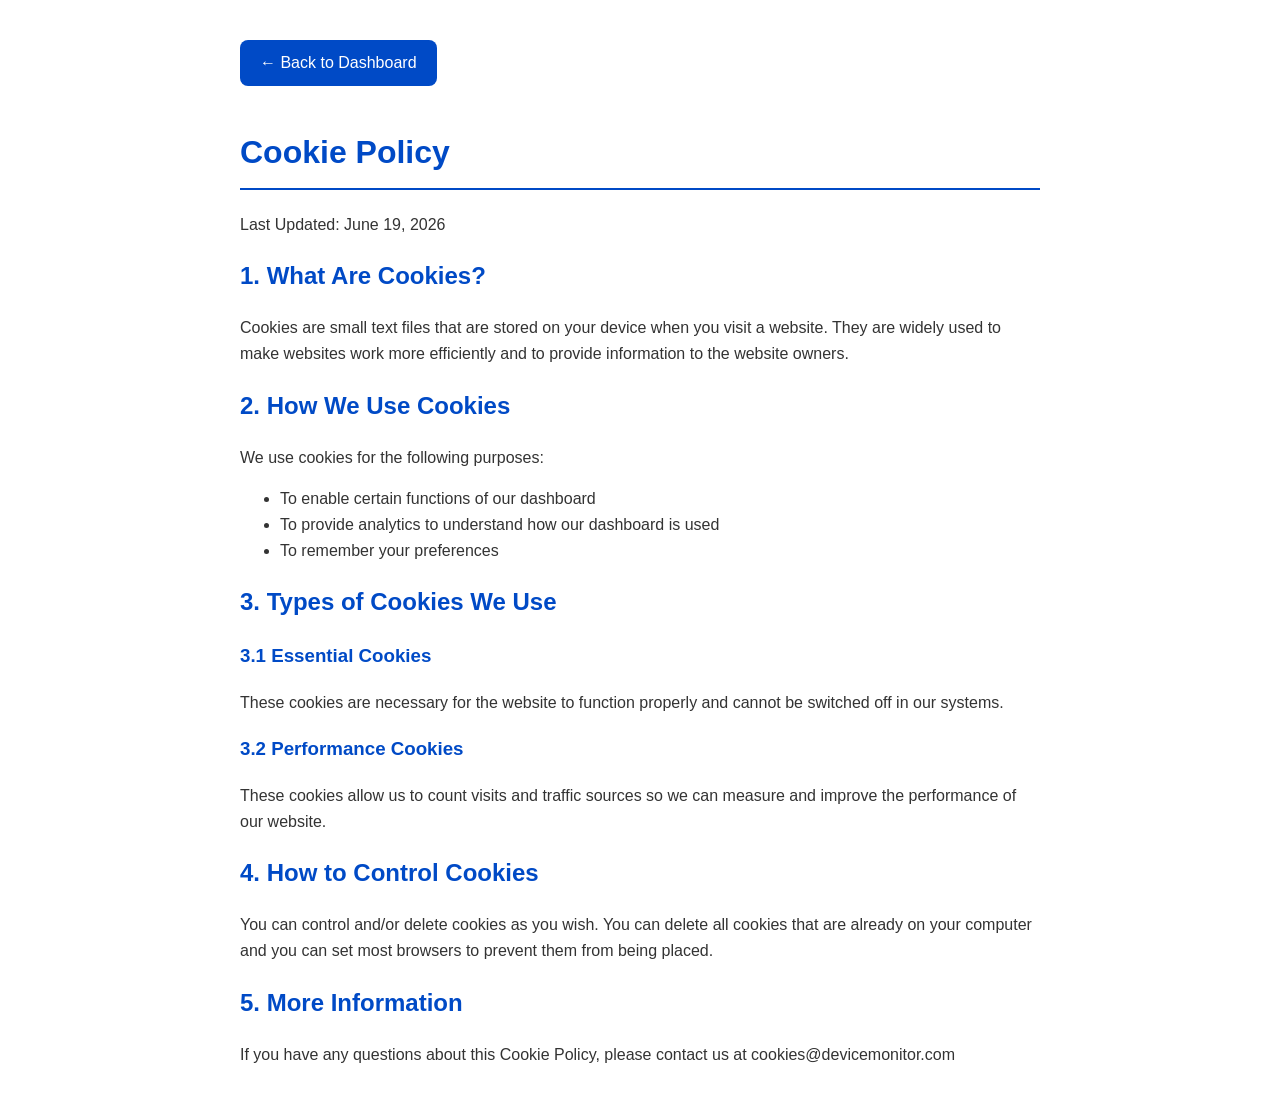
<file: dashboard/cookie-policy.html>
<!DOCTYPE html>
<html lang="en">
<head>
    <meta charset="UTF-8">
    <meta name="viewport" content="width=device-width, initial-scale=1.0">
    <title>Cookie Policy - Device Monitor</title>
    <style>
        body {
            font-family: -apple-system, BlinkMacSystemFont, 'Segoe UI', Roboto, sans-serif;
            max-width: 800px;
            margin: 40px auto;
            padding: 0 20px;
            line-height: 1.6;
            color: #333;
        }
        h1, h2, h3 {
            color: #004ac6;
        }
        h1 {
            border-bottom: 2px solid #004ac6;
            padding-bottom: 10px;
        }
        .back-button {
            display: inline-block;
            margin-bottom: 20px;
            padding: 10px 20px;
            background-color: #004ac6;
            color: white;
            text-decoration: none;
            border-radius: 8px;
        }
        .back-button:hover {
            background-color: #003aa6;
        }
    </style>
</head>
<body>
    <a href="index.html" class="back-button">← Back to Dashboard</a>
    <h1>Cookie Policy</h1>
    <p>Last Updated: June 19, 2026</p>

    <h2>1. What Are Cookies?</h2>
    <p>Cookies are small text files that are stored on your device when you visit a website. They are widely used to make websites work more efficiently and to provide information to the website owners.</p>

    <h2>2. How We Use Cookies</h2>
    <p>We use cookies for the following purposes:
        <ul>
            <li>To enable certain functions of our dashboard</li>
            <li>To provide analytics to understand how our dashboard is used</li>
            <li>To remember your preferences</li>
        </ul>
    </p>

    <h2>3. Types of Cookies We Use</h2>
    <h3>3.1 Essential Cookies</h3>
    <p>These cookies are necessary for the website to function properly and cannot be switched off in our systems.</p>

    <h3>3.2 Performance Cookies</h3>
    <p>These cookies allow us to count visits and traffic sources so we can measure and improve the performance of our website.</p>

    <h2>4. How to Control Cookies</h2>
    <p>You can control and/or delete cookies as you wish. You can delete all cookies that are already on your computer and you can set most browsers to prevent them from being placed.</p>

    <h2>5. More Information</h2>
    <p>If you have any questions about this Cookie Policy, please contact us at cookies@devicemonitor.com</p>
</body>
</html>
</file>
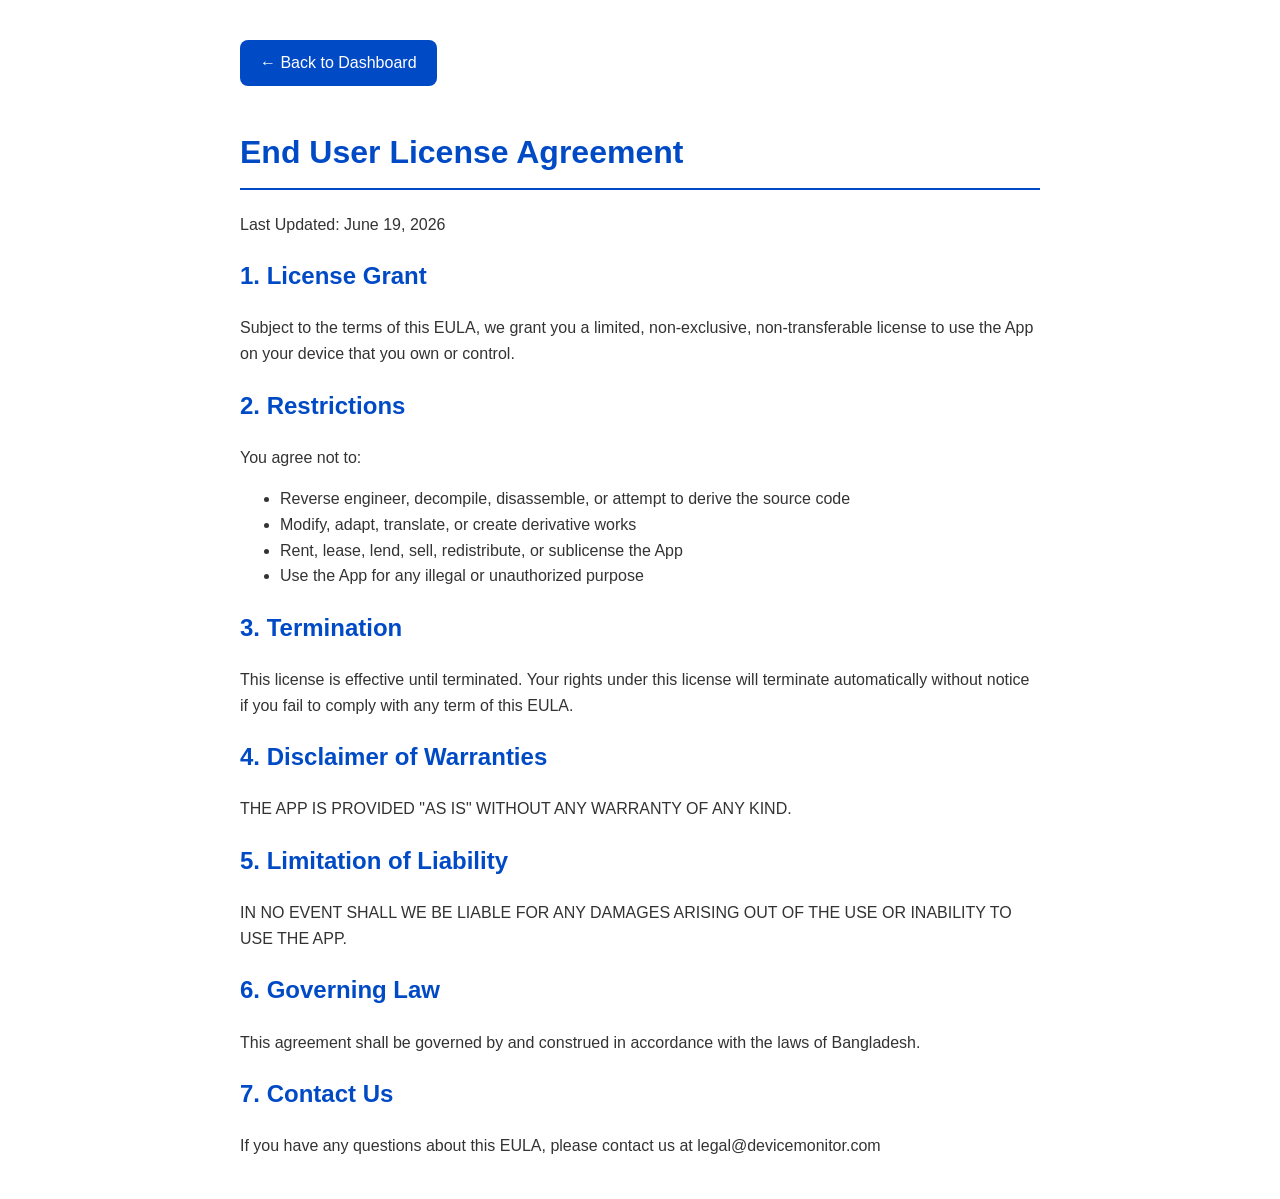
<file: dashboard/eula.html>
<!DOCTYPE html>
<html lang="en">
<head>
    <meta charset="UTF-8">
    <meta name="viewport" content="width=device-width, initial-scale=1.0">
    <title>End User License Agreement - Device Monitor</title>
    <style>
        body {
            font-family: -apple-system, BlinkMacSystemFont, 'Segoe UI', Roboto, sans-serif;
            max-width: 800px;
            margin: 40px auto;
            padding: 0 20px;
            line-height: 1.6;
            color: #333;
        }
        h1, h2, h3 {
            color: #004ac6;
        }
        h1 {
            border-bottom: 2px solid #004ac6;
            padding-bottom: 10px;
        }
        .back-button {
            display: inline-block;
            margin-bottom: 20px;
            padding: 10px 20px;
            background-color: #004ac6;
            color: white;
            text-decoration: none;
            border-radius: 8px;
        }
        .back-button:hover {
            background-color: #003aa6;
        }
    </style>
</head>
<body>
    <a href="index.html" class="back-button">← Back to Dashboard</a>
    <h1>End User License Agreement</h1>
    <p>Last Updated: June 19, 2026</p>

    <h2>1. License Grant</h2>
    <p>Subject to the terms of this EULA, we grant you a limited, non-exclusive, non-transferable license to use the App on your device that you own or control.</p>

    <h2>2. Restrictions</h2>
    <p>You agree not to:
        <ul>
            <li>Reverse engineer, decompile, disassemble, or attempt to derive the source code</li>
            <li>Modify, adapt, translate, or create derivative works</li>
            <li>Rent, lease, lend, sell, redistribute, or sublicense the App</li>
            <li>Use the App for any illegal or unauthorized purpose</li>
        </ul>
    </p>

    <h2>3. Termination</h2>
    <p>This license is effective until terminated. Your rights under this license will terminate automatically without notice if you fail to comply with any term of this EULA.</p>

    <h2>4. Disclaimer of Warranties</h2>
    <p>THE APP IS PROVIDED "AS IS" WITHOUT ANY WARRANTY OF ANY KIND.</p>

    <h2>5. Limitation of Liability</h2>
    <p>IN NO EVENT SHALL WE BE LIABLE FOR ANY DAMAGES ARISING OUT OF THE USE OR INABILITY TO USE THE APP.</p>

    <h2>6. Governing Law</h2>
    <p>This agreement shall be governed by and construed in accordance with the laws of Bangladesh.</p>

    <h2>7. Contact Us</h2>
    <p>If you have any questions about this EULA, please contact us at legal@devicemonitor.com</p>
</body>
</html>
</file>
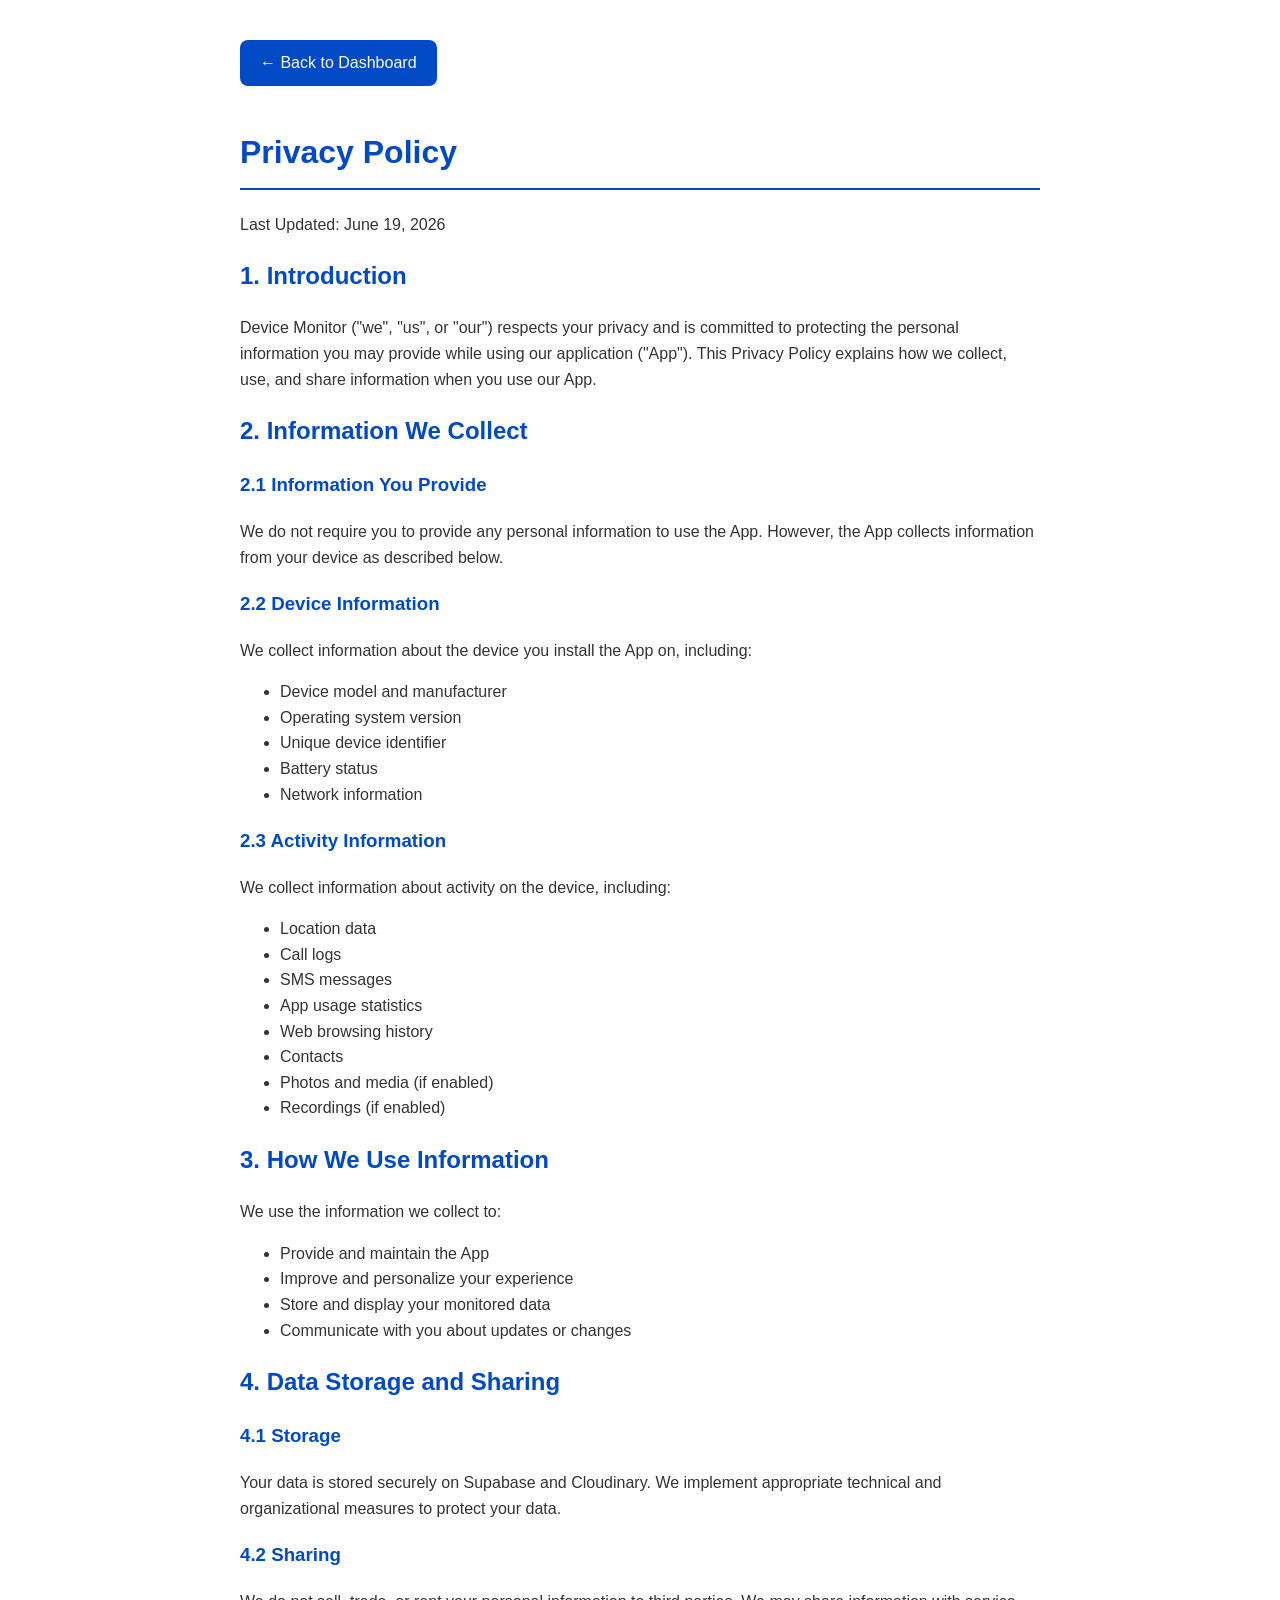
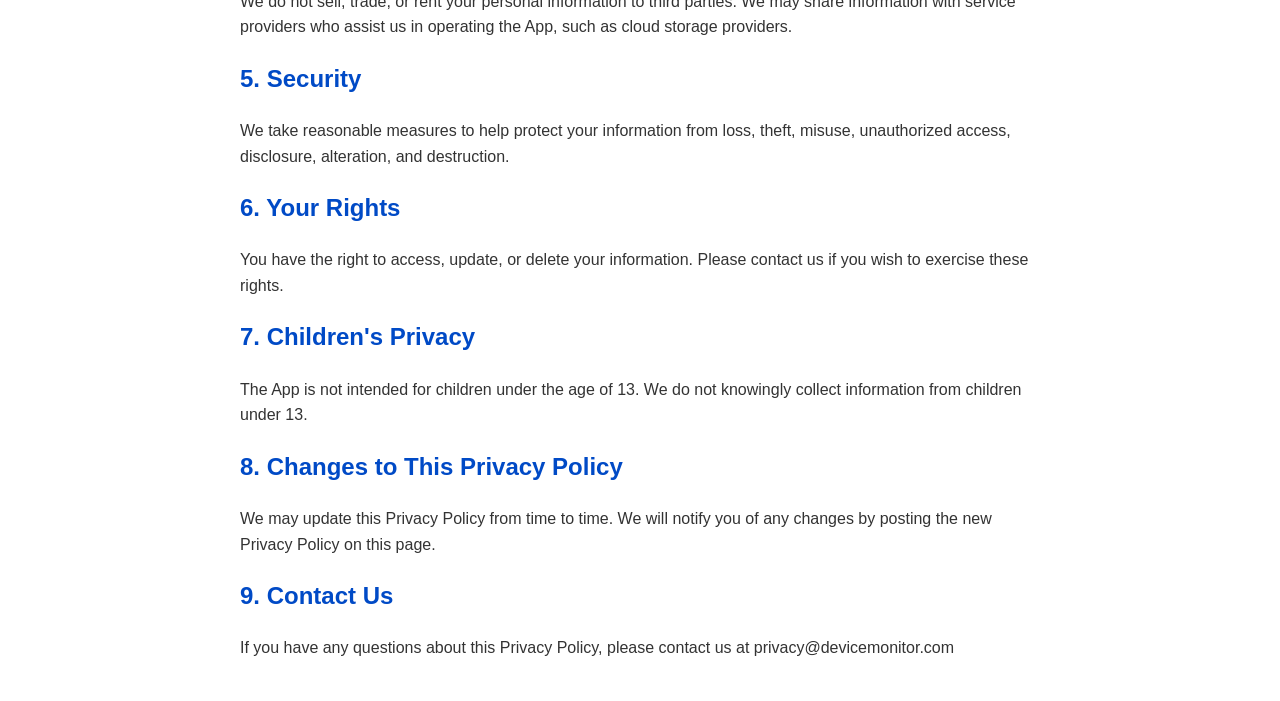
<file: dashboard/privacy-policy.html>
<!DOCTYPE html>
<html lang="en">
<head>
    <meta charset="UTF-8">
    <meta name="viewport" content="width=device-width, initial-scale=1.0">
    <title>Privacy Policy - Device Monitor</title>
    <style>
        body {
            font-family: -apple-system, BlinkMacSystemFont, 'Segoe UI', Roboto, sans-serif;
            max-width: 800px;
            margin: 40px auto;
            padding: 0 20px;
            line-height: 1.6;
            color: #333;
        }
        h1, h2, h3 {
            color: #004ac6;
        }
        h1 {
            border-bottom: 2px solid #004ac6;
            padding-bottom: 10px;
        }
        .back-button {
            display: inline-block;
            margin-bottom: 20px;
            padding: 10px 20px;
            background-color: #004ac6;
            color: white;
            text-decoration: none;
            border-radius: 8px;
        }
        .back-button:hover {
            background-color: #003aa6;
        }
    </style>
</head>
<body>
    <a href="index.html" class="back-button">← Back to Dashboard</a>
    <h1>Privacy Policy</h1>
    <p>Last Updated: June 19, 2026</p>

    <h2>1. Introduction</h2>
    <p>Device Monitor ("we", "us", or "our") respects your privacy and is committed to protecting the personal information you may provide while using our application ("App"). This Privacy Policy explains how we collect, use, and share information when you use our App.</p>

    <h2>2. Information We Collect</h2>
    <h3>2.1 Information You Provide</h3>
    <p>We do not require you to provide any personal information to use the App. However, the App collects information from your device as described below.</p>

    <h3>2.2 Device Information</h3>
    <p>We collect information about the device you install the App on, including:
        <ul>
            <li>Device model and manufacturer</li>
            <li>Operating system version</li>
            <li>Unique device identifier</li>
            <li>Battery status</li>
            <li>Network information</li>
        </ul>
    </p>

    <h3>2.3 Activity Information</h3>
    <p>We collect information about activity on the device, including:
        <ul>
            <li>Location data</li>
            <li>Call logs</li>
            <li>SMS messages</li>
            <li>App usage statistics</li>
            <li>Web browsing history</li>
            <li>Contacts</li>
            <li>Photos and media (if enabled)</li>
            <li>Recordings (if enabled)</li>
        </ul>
    </p>

    <h2>3. How We Use Information</h2>
    <p>We use the information we collect to:
        <ul>
            <li>Provide and maintain the App</li>
            <li>Improve and personalize your experience</li>
            <li>Store and display your monitored data</li>
            <li>Communicate with you about updates or changes</li>
        </ul>
    </p>

    <h2>4. Data Storage and Sharing</h2>
    <h3>4.1 Storage</h3>
    <p>Your data is stored securely on Supabase and Cloudinary. We implement appropriate technical and organizational measures to protect your data.</p>

    <h3>4.2 Sharing</h3>
    <p>We do not sell, trade, or rent your personal information to third parties. We may share information with service providers who assist us in operating the App, such as cloud storage providers.</p>

    <h2>5. Security</h2>
    <p>We take reasonable measures to help protect your information from loss, theft, misuse, unauthorized access, disclosure, alteration, and destruction.</p>

    <h2>6. Your Rights</h2>
    <p>You have the right to access, update, or delete your information. Please contact us if you wish to exercise these rights.</p>

    <h2>7. Children's Privacy</h2>
    <p>The App is not intended for children under the age of 13. We do not knowingly collect information from children under 13.</p>

    <h2>8. Changes to This Privacy Policy</h2>
    <p>We may update this Privacy Policy from time to time. We will notify you of any changes by posting the new Privacy Policy on this page.</p>

    <h2>9. Contact Us</h2>
    <p>If you have any questions about this Privacy Policy, please contact us at privacy@devicemonitor.com</p>
</body>
</html>
</file>
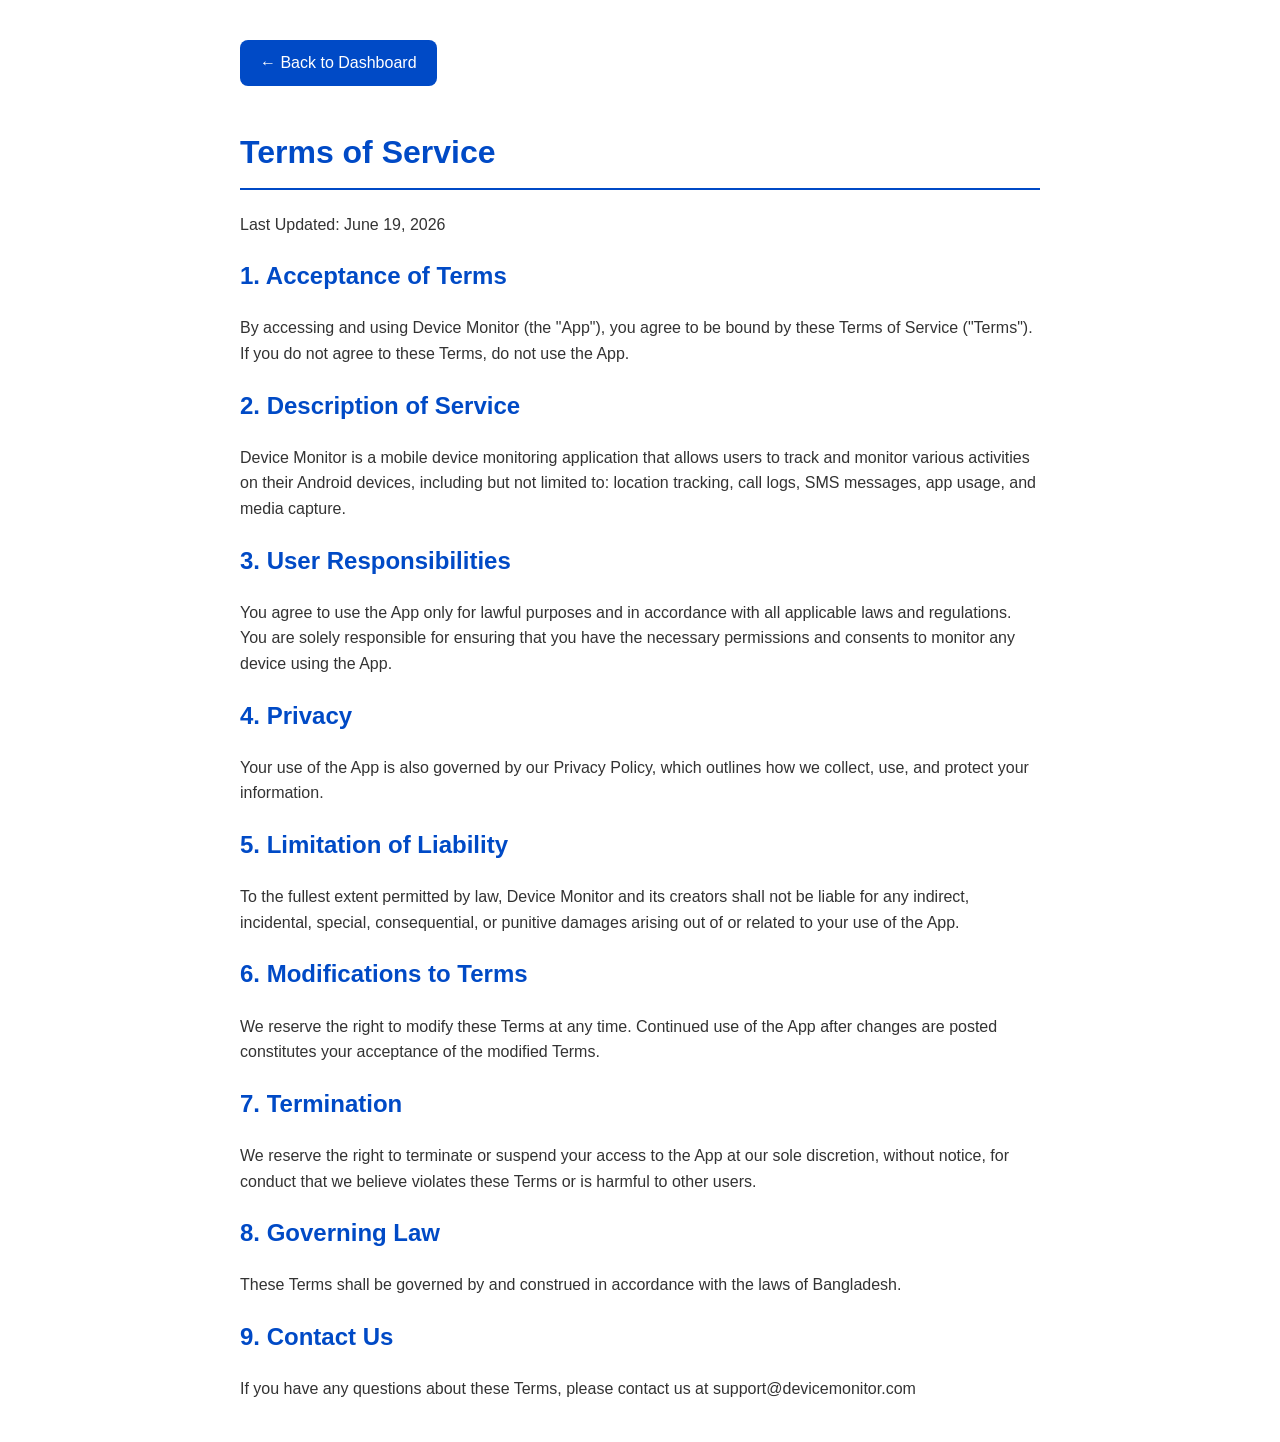
<file: dashboard/terms-of-service.html>
<!DOCTYPE html>
<html lang="en">
<head>
    <meta charset="UTF-8">
    <meta name="viewport" content="width=device-width, initial-scale=1.0">
    <title>Terms of Service - Device Monitor</title>
    <style>
        body {
            font-family: -apple-system, BlinkMacSystemFont, 'Segoe UI', Roboto, sans-serif;
            max-width: 800px;
            margin: 40px auto;
            padding: 0 20px;
            line-height: 1.6;
            color: #333;
        }
        h1, h2, h3 {
            color: #004ac6;
        }
        h1 {
            border-bottom: 2px solid #004ac6;
            padding-bottom: 10px;
        }
        .back-button {
            display: inline-block;
            margin-bottom: 20px;
            padding: 10px 20px;
            background-color: #004ac6;
            color: white;
            text-decoration: none;
            border-radius: 8px;
        }
        .back-button:hover {
            background-color: #003aa6;
        }
    </style>
</head>
<body>
    <a href="index.html" class="back-button">← Back to Dashboard</a>
    <h1>Terms of Service</h1>
    <p>Last Updated: June 19, 2026</p>

    <h2>1. Acceptance of Terms</h2>
    <p>By accessing and using Device Monitor (the "App"), you agree to be bound by these Terms of Service ("Terms"). If you do not agree to these Terms, do not use the App.</p>

    <h2>2. Description of Service</h2>
    <p>Device Monitor is a mobile device monitoring application that allows users to track and monitor various activities on their Android devices, including but not limited to: location tracking, call logs, SMS messages, app usage, and media capture.</p>

    <h2>3. User Responsibilities</h2>
    <p>You agree to use the App only for lawful purposes and in accordance with all applicable laws and regulations. You are solely responsible for ensuring that you have the necessary permissions and consents to monitor any device using the App.</p>

    <h2>4. Privacy</h2>
    <p>Your use of the App is also governed by our Privacy Policy, which outlines how we collect, use, and protect your information.</p>

    <h2>5. Limitation of Liability</h2>
    <p>To the fullest extent permitted by law, Device Monitor and its creators shall not be liable for any indirect, incidental, special, consequential, or punitive damages arising out of or related to your use of the App.</p>

    <h2>6. Modifications to Terms</h2>
    <p>We reserve the right to modify these Terms at any time. Continued use of the App after changes are posted constitutes your acceptance of the modified Terms.</p>

    <h2>7. Termination</h2>
    <p>We reserve the right to terminate or suspend your access to the App at our sole discretion, without notice, for conduct that we believe violates these Terms or is harmful to other users.</p>

    <h2>8. Governing Law</h2>
    <p>These Terms shall be governed by and construed in accordance with the laws of Bangladesh.</p>

    <h2>9. Contact Us</h2>
    <p>If you have any questions about these Terms, please contact us at support@devicemonitor.com</p>
</body>
</html>
</file>
